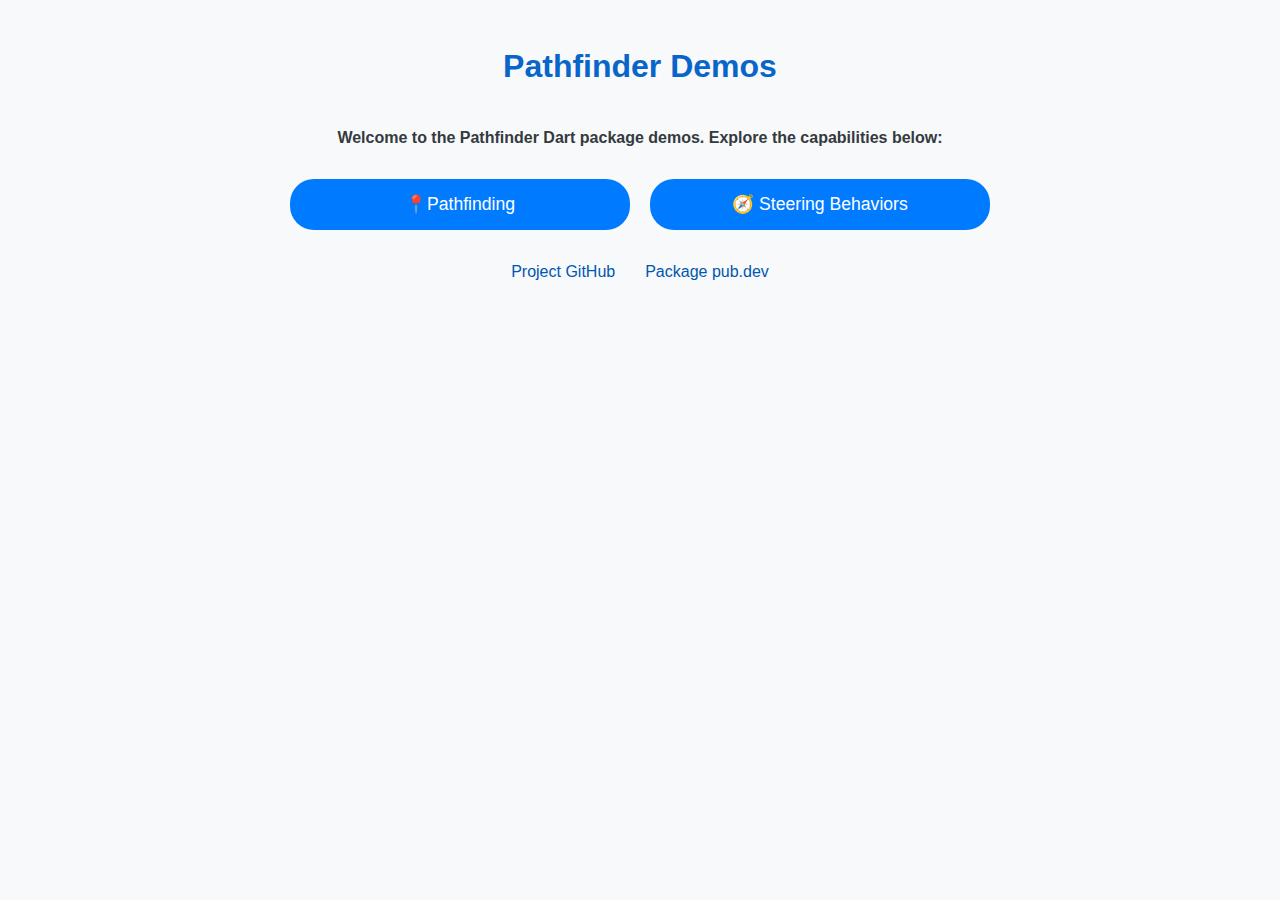
<file: docs/index.html>
<!-- Main landing page for the Pathfinder Dart package demos -->
<!DOCTYPE html>
<html lang="en">
  <head>
    <meta charset="UTF-8" />
    <meta name="viewport" content="width=device-width, initial-scale=1.0" />
    <title>Pathfinder Demos</title>
    <link rel="stylesheet" href="styles.css" />
  </head>
  <body>
    <h1>Pathfinder Demos</h1>
    <h4>
      Welcome to the Pathfinder Dart package demos. Explore the capabilities
      below:
    </h4>

    <div class="button-row">
      <a href="pathfinding_demo.html" class="demo-button">📍Pathfinding</a>
      <a href="steering_demo.html" class="demo-button">🧭 Steering Behaviors</a>
    </div>

    <div class="link-row">
      <a href="https://github.com/brayflex/pathfinder" target="_blank"
        >Project GitHub</a
      >
      <a href="https://pub.dev/packages/pathfinder" target="_blank"
        >Package pub.dev</a
      >
    </div>
  </body>
</html>
</file>
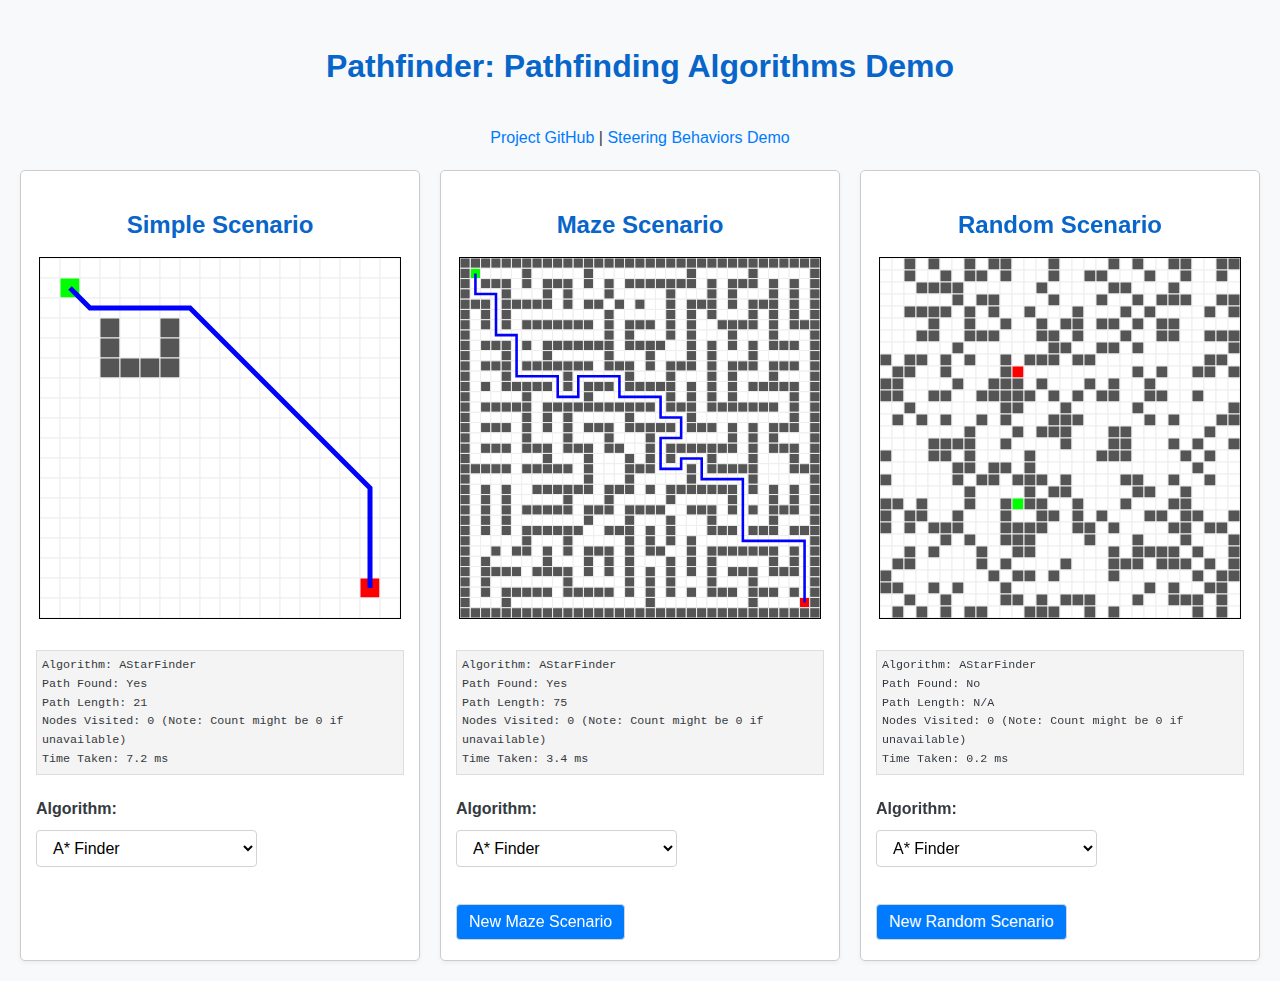
<file: docs/pathfinding_demo.html>
<!-- Demo page for Pathfinder pathfinding algorithms -->
<!DOCTYPE html>
<html lang="en">
<head>
    <meta charset="UTF-8">
    <meta name="viewport" content="width=device-width, initial-scale=1.0">
    <title>Pathfinder: Pathfinding Algorithms Demo</title>
    <link rel="stylesheet" href="styles.css">
    <style>
        /* Styles specific to the pathfinding demo layout */
        /* Basic layout for side-by-side scenarios */
        .scenario-container {
            display: flex;
            justify-content: space-around;
            flex-wrap: wrap; /* Allow wrapping on smaller screens */
            gap: 20px; /* Add some space between scenarios */
            margin-top: 20px;
        }
        .scenario {
            border: 1px solid #ccc;
            padding: 15px;
            min-width: 360px; /* Ensure scenarios have some minimum width */
            flex: 1; /* Allow scenarios to grow */
            display: flex;
            flex-direction: column;
            align-items: center;
        }
        canvas {
            border: 1px solid black;
            margin-bottom: 10px;
            /* Define initial canvas size, can be adjusted */
            width: 360px;
            height: 360px;
        }
        .controls, .results {
            margin-top: 10px;
            width: 100%; /* Make controls/results take full width of scenario box */
        }
        .results pre {
             background-color: #f4f4f4;
             padding: 5px;
             border: 1px solid #ddd;
             font-size: 0.9em;
             white-space: pre-wrap; /* Wrap long lines */
             word-wrap: break-word;
        }
    </style>
</head>
<body>
    <h1>Pathfinder: Pathfinding Algorithms Demo</h1>
    <div style="text-align: center; margin-bottom: 15px;">
        <a href="https://github.com/brayflex/pathfinder" target="_blank">Project GitHub</a> |
        <a href="steering_demo.html">Steering Behaviors Demo</a>
    </div>
    <!-- Container for all pathfinding scenarios -->
    <div class="scenario-container" id="pathfinding-scenario-container">
        <!-- Scenario 1: Simple Grid -->
        <div class="scenario" id="simple-scenario">
            <h2>Simple Scenario</h2>
            <canvas id="simpleCanvas" width="360" height="360"></canvas>
            <div class="results" id="simple-results">
                <pre>Results will appear here...</pre>
            </div>
            <div class="controls">
                <label for="simple-algo-select">Algorithm:</label>
                <select id="simple-algo-select">
                    <option value="AStarFinder">A* Finder</option>
                    <option value="BreadthFirstFinder">Breadth-First Finder</option>
                    <option value="DijkstraFinder">Dijkstra Finder</option>
                    <option value="JumpPointFinder">Jump Point Finder (JPS)</option>
                    <option value="IDAStarFinder">IDA* Finder</option>
                    <option value="OrthogonalJumpPointFinder">Orthogonal JPS</option>
                    <option value="BiBreadthFirstFinder">Bi-Directional BFS</option>
                    <option value="BiDijkstraFinder">Bi-Directional Dijkstra</option>
                    <option value="BestFirstFinder">Best-First Finder</option>
                    <option value="BiAStarFinder">Bi-Directional A*</option>
                    <option value="BiBestFirstFinder">Bi-Directional Best-First</option>
                </select>
                <div id="simple-previous-algo" style="font-size: 0.8em; margin-bottom: 5px; min-height: 22px;"></div>
            </div>
        </div>

        <!-- End Simple Scenario -->

        <!-- Scenario 2: Maze Grid -->
        <div class="scenario" id="maze-scenario">
            <h2>Maze Scenario</h2>
            <canvas id="mazeCanvas" width="360" height="360"></canvas>
            <div class="results" id="maze-results">
                <pre>Results will appear here...</pre>
            </div>
            <div class="controls">
                <label for="maze-algo-select">Algorithm:</label>
                <select id="maze-algo-select">
                    <option value="AStarFinder">A* Finder</option>
                    <option value="BreadthFirstFinder">Breadth-First Finder</option>
                    <option value="DijkstraFinder">Dijkstra Finder</option>
                    <option value="JumpPointFinder">Jump Point Finder (JPS)</option>
                    <option value="IDAStarFinder">IDA* Finder</option>
                    <option value="OrthogonalJumpPointFinder">Orthogonal JPS</option>
                    <option value="BiBreadthFirstFinder">Bi-Directional BFS</option>
                    <option value="BiDijkstraFinder">Bi-Directional Dijkstra</option>
                    <option value="BestFirstFinder">Best-First Finder</option>
                    <option value="BiAStarFinder">Bi-Directional A*</option>
                    <option value="BiBestFirstFinder">Bi-Directional Best-First</option>
                </select>
                 <div id="maze-previous-algo" style="font-size: 0.8em; margin-bottom: 5px; min-height: 22px;"></div>
                 <button id="reload-maze-scenario">New Maze Scenario</button>
           </div>
        </div>
        <!-- End Maze Scenario -->

        <!-- Scenario 3: Random Grid -->
        <div class="scenario" id="random-scenario">
            <h2>Random Scenario</h2>
            <canvas id="randomCanvas" width="360" height="360"></canvas>
            <div class="results" id="random-results">
                <pre>Results will appear here...</pre>
            </div>
            <div class="controls">
                <label for="random-algo-select">Algorithm:</label>
                <select id="random-algo-select">
                    <option value="AStarFinder">A* Finder</option>
                    <option value="BreadthFirstFinder">Breadth-First Finder</option>
                    <option value="DijkstraFinder">Dijkstra Finder</option>
                    <option value="JumpPointFinder">Jump Point Finder (JPS)</option>
                    <option value="IDAStarFinder">IDA* Finder</option>
                    <option value="OrthogonalJumpPointFinder">Orthogonal JPS</option>
                    <option value="BiBreadthFirstFinder">Bi-Directional BFS</option>
                    <option value="BiDijkstraFinder">Bi-Directional Dijkstra</option>
                    <option value="BestFirstFinder">Best-First Finder</option>
                    <option value="BiAStarFinder">Bi-Directional A*</option>
                    <option value="BiBestFirstFinder">Bi-Directional Best-First</option>
                </select>
                    <div id="random-previous-algo" style="font-size: 0.8em; margin-bottom: 5px; min-height: 22px;"></div>
                <button id="reload-random-scenario">New Random Scenario</button>
            </div>
        </div> 
        <!-- End scenario-container -->

    <script defer src="web/main.dart.js"></script>
</body>
</html>
</file>
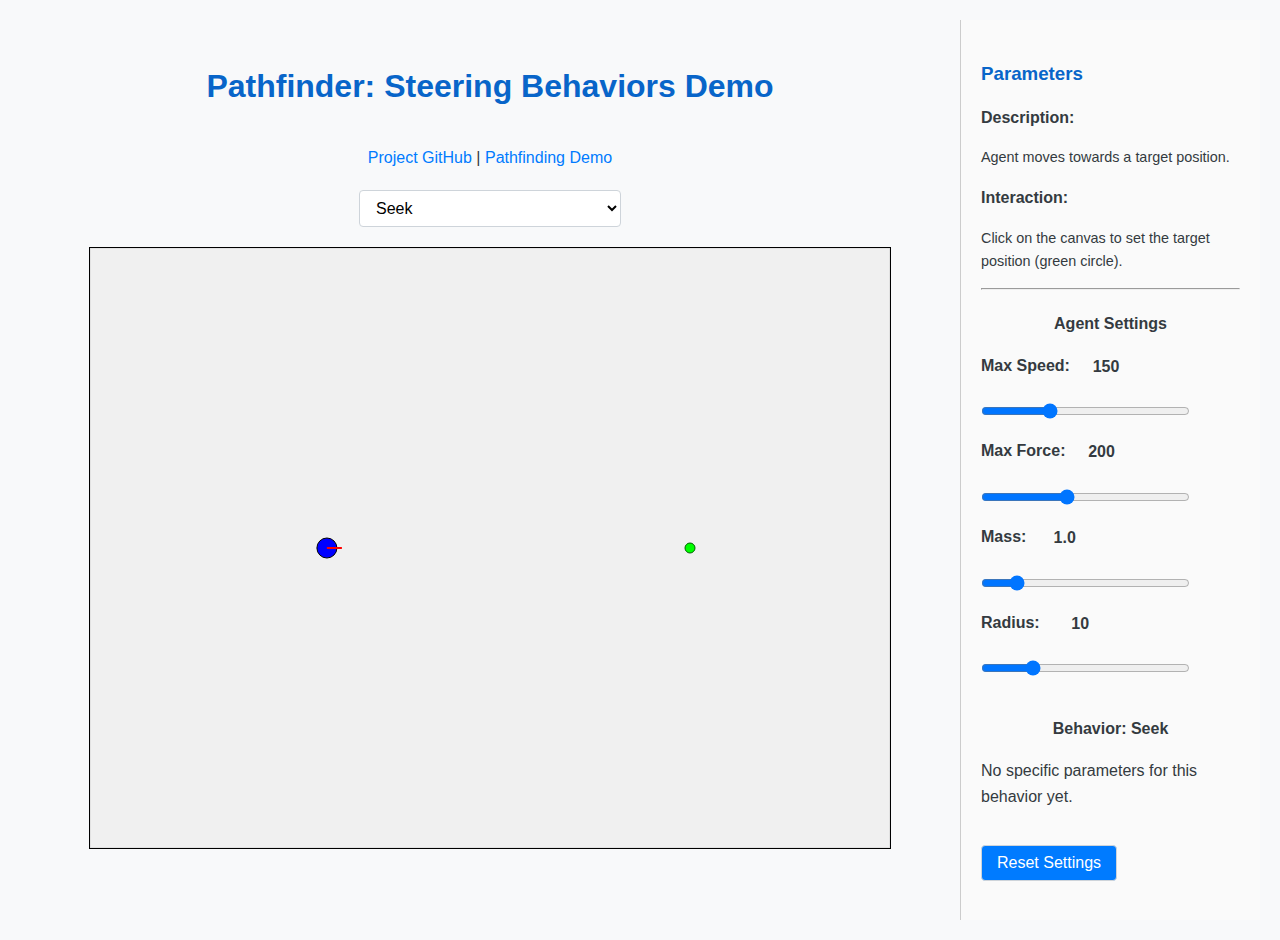
<file: docs/steering_demo.html>
<!-- Demo page for Pathfinder steering behaviors -->
<!DOCTYPE html>
<html lang="en">
  <head>
    <meta charset="UTF-8" />
    <meta name="viewport" content="width=device-width, initial-scale=1.0" />
    <title>Pathfinder: Steering Behaviors Demo</title>
    <link rel="stylesheet" href="styles.css" />
    <style>
      /* Styles specific to the steering demo layout (canvas + controls sidebar) */
      :root {
        --controls-width: 300px;
        --breakpoint-medium: 768px; /* Adjust breakpoint as needed */
      }
      body {
        display: flex;
        font-family: sans-serif;
        margin: 0;
        height: 100vh;
        overflow: hidden; /* Prevent body scroll */
      }
      #mainContent {
        flex-grow: 1;
        display: flex;
        flex-direction: column;
        align-items: center;
        padding: 20px;
      }
      #steeringCanvas {
        border: 1px solid black;
        background-color: #f0f0f0;
        /* Dimensions will be set in Dart */
      }
      #controls {
        width: var(--controls-width); /* Fixed width for the sidebar */
        padding: 20px;
        border-left: 1px solid #ccc;
        background-color: #fafafa;
        overflow-y: auto; /* Allow scrolling if controls exceed height */
        height: 100vh; /* Make sidebar full height */
        box-sizing: border-box; /* Include padding in width/height */
        transition: transform 0.3s ease-in-out; /* Animation for overlay */
        z-index: 1000; /* Ensure it's above canvas */
      }
      #parameterPanel label,
      #parameterPanel input,
      #parameterPanel select {
        display: block;
        margin-bottom: 10px;
        width: 100%; /* Make controls fill sidebar width */
        box-sizing: border-box;
      }
      #parameterPanel input[type="range"] {
        width: calc(100% - 50px); /* Adjust slider width */
        display: inline-block;
        vertical-align: middle;
      }
      #parameterPanel .value-display {
        display: inline-block;
        width: 40px; /* Space for value */
        text-align: right;
        vertical-align: middle;
        margin-left: 5px;
      }
      #parameterPanel h3 {
        margin-top: 0;
      }
      #resetButton {
        margin-top: 20px;
        padding: 8px 15px;
      }
      #behaviorSelector {
        margin-bottom: 20px;
      }

      #paramsToggleButton {
        display: none; /* Hidden by default */
        position: fixed;
        bottom: 20px;
        right: 20px;
        padding: 10px 15px;
        background-color: #007bff;
        color: white;
        border: none;
        border-radius: 5px;
        cursor: pointer;
        z-index: 1001; /* Above controls */
      }

      /* Styles for smaller screens */
      @media (max-width: var(--breakpoint-medium)) {
        #controls {
          position: fixed;
          top: 0;
          right: 0;
          height: 100vh;
          width: var(--controls-width);
          border-left: none; /* Remove border when overlay */
          border-right: 1px solid #ccc; /* Add border on the left */
          transform: translateX(100%); /* Hide off-screen */
          box-shadow: -2px 0 5px rgba(0, 0, 0, 0.1);
        }
        #controls.visible {
          transform: translateX(0); /* Slide in */
        }
        #paramsToggleButton {
          display: block; /* Show button */
        }
        #mainContent {
          /* Ensure main content doesn't overlap button */
          padding-bottom: 60px;
        }
      }
    </style>
  </head>
  <body>
    <!-- Main content area holding the canvas and behavior selector -->
    <div id="mainContent">
      <h1>Pathfinder: Steering Behaviors Demo</h1>
      <div style="text-align: center; margin-bottom: 15px">
        <a href="https://github.com/brayflex/pathfinder" target="_blank"
          >Project GitHub</a
        >
        |
        <a href="pathfinding_demo.html">Pathfinding Demo</a>
      </div>
      <select id="behaviorSelector">
        <option value="Seek">Seek</option>
        <option value="Flee">Flee</option>
        <option value="Arrival">Arrival</option>
        <option value="Wander">Wander</option>
        <option value="Pursuit">Pursuit</option>
        <option value="Evade">Evade</option>
        <option value="Offset Pursuit">Offset Pursuit</option>
        <option value="Obstacle Avoidance">Obstacle Avoidance</option>
        <option value="Path Following">Path Following</option>
        <option value="Wall Following">Wall Following</option>
        <option value="Containment">Containment</option>
        <option value="Flow Field Following">Flow Field Following</option>
        <option value="Unaligned Collision Avoidance">
          Unaligned Collision Avoidance
        </option>
        <option value="Separation">Separation</option>
        <option value="Cohesion">Cohesion</option>
        <option value="Alignment">Alignment</option>
        <option value="Flocking">Flocking</option>
        <option value="Leader Following">Leader Following</option>
      </select>
      <canvas id="steeringCanvas" width="800" height="600"></canvas>
      <!-- Default size, can be adjusted -->
    </div>
    <!-- End mainContent -->

    <!-- Sidebar for behavior parameters and controls -->
    <div id="controls">
      <h3>Parameters</h3>
      <div id="parameterPanel">
        <!-- Parameter controls will be added dynamically here -->
      </div>
      <div
        id="agentRandomizationControl"
        style="margin-top: 15px; display: none"
      >
        <!-- Hidden initially -->
        <label>
          <input type="checkbox" id="randomizeParamsCheckbox" checked />
          Randomize Agent Params (-20% to +20%)
        </label>
      </div>
      <button id="resetButton">Reset Settings</button>
    </div>
    <!-- End controls -->

    <!-- Button to toggle the parameters sidebar visibility on smaller screens -->
    <button id="paramsToggleButton">Parameters</button>

    <script defer src="web/main.dart.js"></script>
  </body>
</html>
</file>
<file: docs/styles.css>
/* ==========================================================================
   General Styles - Applied across all demo pages
   ========================================================================== */
body {
  font-family: -apple-system, BlinkMacSystemFont, "Segoe UI", Roboto, Helvetica,
    Arial, sans-serif, "Apple Color Emoji", "Segoe UI Emoji", "Segoe UI Symbol";
  line-height: 1.6;
  margin: 0;
  padding: 20px;
  background-color: #f8f9fa;
  color: #343a40;
}

h1,
h2,
h3 {
  color: #0865c9; /* A slightly darker blue for headings */
  margin-bottom: 0.5em;
}

h1 {
  text-align: center;
  margin-bottom: 1em;
}

h4 {
  text-align: center;
  margin-bottom: 1em;
}

p {
  margin-bottom: 1em;
}

a {
  color: #007bff;
  text-decoration: none;
}

a:hover {
  text-decoration: underline;
}

canvas {
  border: 1px solid #ced4da;
  background-color: #ffffff;
  display: block; /* Prevent extra space below */
  margin-bottom: 10px;
}

/* ==========================================================================
   Common Controls & Elements - Styles for buttons, inputs, etc.
   ========================================================================== */
button,
select,
input[type="number"],
input[type="range"] {
  padding: 8px 12px;
  margin: 5px 0;
  border: 1px solid #ced4da;
  border-radius: 4px;
  font-size: 1rem;
  background-color: #ffffff;
}

button {
  background-color: #007bff;
  color: white;
  cursor: pointer;
  transition: background-color 0.2s ease-in-out;
}

button:hover {
  background-color: #0056b3;
}

label {
  display: block;
  margin-bottom: 3px;
  font-weight: bold;
}

/* ==========================================================================
   Index Page Specific Styles (index.html)
   ========================================================================== */
.button-row,
.link-row {
  display: flex;
  flex-wrap: wrap; /* Allow wrapping on smaller screens */
  align-items: center;
  justify-content: center;
  text-align: center;
  margin-top: 1.5em;
  margin-bottom: 1.5em;
}

.demo-button {
  display: inline-block;
  background-color: #007bff; /* Use primary button color */
  color: white;
  padding: 15px 20px;
  margin: 5px 10px; /* Add vertical margin for wrapping */
  border-radius: 24px;
  text-decoration: none;
  font-size: 1.1rem;
  transition: background-color 0.2s ease-in-out, transform 0.1s ease;
  border: none; /* Remove border if inheriting from general 'a' */
  cursor: pointer;
  line-height: 1.2; /* Adjust line height for emoji alignment */
  flex: 1;
  max-width: 300px;
}

.demo-button:hover {
  background-color: #0056b3; /* Darker shade on hover */
  text-decoration: none;
  transform: translateY(-2px); /* Slight lift effect */
}

.link-row a {
  margin: 0 15px; /* Space out the text links */
  font-size: 1rem;
  color: #0056b3;
}

/* ==========================================================================
   Pathfinding Demo Specific Styles (pathfinding_demo.html)
   ========================================================================== */
.pathfinding-scenarios {
  display: flex;
  flex-wrap: wrap; /* Allow wrapping on smaller screens */
  gap: 20px; /* Space between scenarios */
  justify-content: space-around; /* Distribute space */
}

.scenario {
  flex: 1; /* Allow scenarios to grow */
  min-width: 300px; /* Minimum width before wrapping */
  border: 1px solid #dee2e6;
  padding: 15px;
  background-color: #ffffff;
  border-radius: 5px;
  box-shadow: 0 2px 4px rgba(0, 0, 0, 0.05);
  display: flex;
  flex-direction: column; /* Stack elements vertically */
}

.scenario h3 {
  text-align: center;
  margin-top: 0;
}

.scenario-controls {
  margin-bottom: 10px;
  display: flex;
  flex-direction: column; /* Stack controls */
  gap: 5px;
}

.scenario-results {
  margin-top: 10px;
  font-size: 0.9rem;
  background-color: #e9ecef;
  padding: 10px;
  border-radius: 4px;
  min-height: 50px; /* Ensure space for results */
  overflow-wrap: break-word; /* Prevent long text overflow */
}

/* ==========================================================================
   Steering Demo Specific Styles (steering_demo.html)
   ========================================================================== */
.steering-container {
  display: flex;
  flex-wrap: wrap; /* Allow wrapping */
  gap: 20px;
}

.steering-main {
  flex: 3; /* Main area takes more space */
  min-width: 400px;
}

.steering-controls {
  flex: 1; /* Sidebar takes less space */
  min-width: 250px;
  border: 1px solid #dee2e6;
  padding: 15px;
  background-color: #ffffff;
  border-radius: 5px;
  box-shadow: 0 2px 4px rgba(0, 0, 0, 0.05);
}

.steering-controls h3 {
  margin-top: 0;
  margin-bottom: 15px;
  text-align: center;
}

.control-group {
  margin-bottom: 15px;
}

.control-group label {
  margin-bottom: 5px;
}

.control-group input[type="range"] {
  width: calc(100% - 50px); /* Adjust width to fit value display */
  vertical-align: middle;
}

.control-group .value-display {
  display: inline-block;
  width: 40px; /* Space for the value */
  text-align: right;
  font-family: monospace;
  margin-left: 5px;
  vertical-align: middle;
}

.steering-controls button {
  width: 100%; /* Make button full width */
  margin-top: 10px;
}

/* ==========================================================================
   Basic Responsiveness - Adjustments for smaller screens
   ========================================================================== */
@media (max-width: 768px) {
  .pathfinding-scenarios,
  .steering-container {
    flex-direction: column; /* Stack elements vertically on smaller screens */
  }

  .scenario,
  .steering-main,
  .steering-controls {
    min-width: 100%; /* Take full width when stacked */
    flex-basis: auto; /* Reset flex basis */
  }

  h1 {
    font-size: 1.8rem;
  }

  .demo-links a {
    padding: 10px 20px;
    font-size: 1rem;
  }
}

@media (max-width: 480px) {
  body {
    padding: 10px;
  }

  h1 {
    font-size: 1.5rem;
  }

  button,
  select,
  input {
    font-size: 0.9rem;
  }

  .demo-button {
    /* Ensure buttons take reasonable width but allow stacking */
    padding: 10px 20px;
    font-size: 1rem;
    margin: 8px 5px;
  }
  .link-row a {
    margin: 0 10px; /* Reduce margin slightly */
  }
}
</file>
